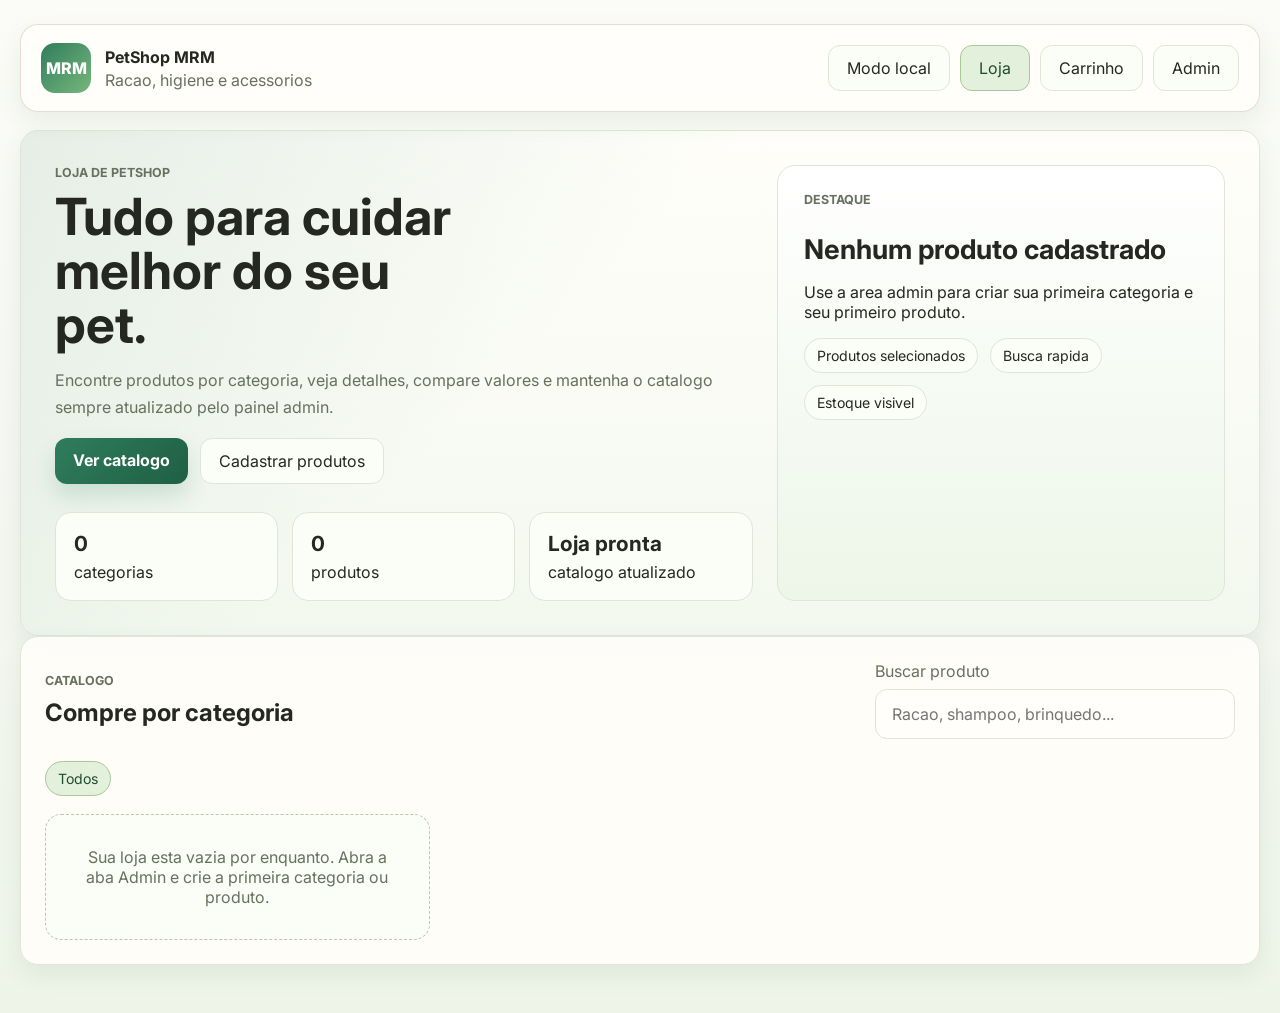
<file: petshopApplication/target/classes/static/index.html>
<!DOCTYPE html>
<html lang="pt-BR">
<head>
  <meta charset="UTF-8">
  <meta name="viewport" content="width=device-width, initial-scale=1.0">
  <title>PetShop MRM</title>
  <link rel="preconnect" href="https://fonts.googleapis.com">
  <link rel="preconnect" href="https://fonts.gstatic.com" crossorigin>
  <link href="https://fonts.googleapis.com/css2?family=Inter:wght@400;500;600;700;800&display=swap" rel="stylesheet">
  <link rel="stylesheet" href="styles.css">
</head>
<body>
  <div class="page-shell">
    <header class="site-header">
      <nav class="topbar">
        <a class="brand" href="#/loja">
          <span class="brand-mark">MRM</span>
          <span class="brand-copy">
            <strong>PetShop MRM</strong>
            <span>Racao, higiene e acessorios</span>
          </span>
        </a>

        <div class="topbar-actions">
          <button class="status-pill" type="button" id="connectionBadge">Conectando...</button>
          <button class="nav-button active" type="button" data-view-target="store">Loja</button>
          <button class="nav-button" type="button" data-view-target="cart">Carrinho</button>
          <button class="nav-button" type="button" data-view-target="admin">Admin</button>
        </div>
      </nav>
    </header>

    <main class="app-main">
      <section class="view store-view" data-view="store">
        <section class="hero">
          <div class="hero-copy">
            <p class="eyebrow">Loja de petshop</p>
            <h1>Tudo para cuidar melhor do seu pet.</h1>
            <p class="hero-text">
              Encontre produtos por categoria, veja detalhes, compare valores e mantenha o catalogo sempre atualizado pelo painel admin.
            </p>

            <div class="hero-actions">
              <a class="primary-button" href="#catalogo">Ver catalogo</a>
              <button class="secondary-button" type="button" data-view-target="admin">Cadastrar produtos</button>
            </div>

            <div class="stats-grid">
              <article>
                <strong id="heroCategoryCount">0</strong>
                <span>categorias</span>
              </article>
              <article>
                <strong id="heroProductCount">0</strong>
                <span>produtos</span>
              </article>
              <article>
                <strong id="heroHighlight">Loja pronta</strong>
                <span>catalogo atualizado</span>
              </article>
            </div>
          </div>

          <aside class="hero-panel">
            <p class="eyebrow">Destaque</p>
            <strong id="heroFeaturedName">Nenhum produto cadastrado</strong>
            <span id="heroFeaturedDescription">Use a area admin para criar sua primeira categoria e seu primeiro produto.</span>
            <div class="hero-feature-tags">
              <span>Produtos selecionados</span>
              <span>Busca rapida</span>
              <span>Estoque visivel</span>
            </div>
          </aside>
        </section>

        <section class="catalog-shell" id="catalogo">
          <div class="catalog-toolbar">
            <div>
              <p class="eyebrow">Catalogo</p>
              <h2>Compre por categoria</h2>
            </div>

            <label class="search-box">
              <span>Buscar produto</span>
              <input type="search" id="searchInput" placeholder="Racao, shampoo, brinquedo...">
            </label>
          </div>

          <div class="category-strip" id="categoryFilters"></div>
          <div class="products-grid" id="productGrid"></div>
        </section>
      </section>

      <section class="view product-view hidden" data-view="product">
        <div class="breadcrumb-row">
          <button class="back-link" type="button" id="backToStore">Voltar para a loja</button>
          <span id="productBreadcrumb">Produto</span>
        </div>

        <div class="product-detail-shell">
          <section class="product-gallery-card">
            <div class="product-image-stage">
              <img id="detailImage" alt="">
            </div>
          </section>

          <section class="product-info-card">
            <p class="detail-category" id="detailCategory">Categoria</p>
            <h2 id="detailName">Produto</h2>
            <p class="detail-description" id="detailDescription"></p>

            <div class="detail-price-block">
              <span id="detailOriginalPrice" class="detail-original-price"></span>
              <strong id="detailCurrentPrice" class="detail-current-price"></strong>
            </div>

            <div class="detail-meta-grid">
              <article>
                <span>Estoque</span>
                <strong id="detailStock"></strong>
              </article>
              <article>
                <span>Status</span>
                <strong id="detailStatus"></strong>
              </article>
            </div>

            <div class="detail-actions">
              <button class="primary-button" type="button" id="detailAddCart">Adicionar ao carrinho</button>
              <button class="primary-button" type="button" id="detailWhatsApp">Chamar no WhatsApp</button>
              <button class="secondary-button" type="button" id="detailAdminShortcut">Editar no admin</button>
            </div>
          </section>
        </div>
      </section>

      <section class="view cart-view hidden" data-view="cart">
        <div class="admin-header">
          <div>
            <p class="eyebrow">Carrinho</p>
            <h2>Itens selecionados</h2>
            <p class="admin-text">Revise os produtos antes de finalizar o pedido.</p>
          </div>
          <button class="secondary-button" type="button" id="cartRefresh">Atualizar carrinho</button>
        </div>

        <div class="cart-shell">
          <section class="panel-card">
            <div class="panel-head">
              <h3>Meu carrinho</h3>
              <span id="cartStatus">Aguardando itens</span>
            </div>
            <div id="cartItems" class="stack-list"></div>
          </section>

          <aside class="panel-card cart-summary">
            <div>
              <p class="eyebrow">Resumo</p>
              <strong id="cartTotal">R$ 0,00</strong>
            </div>

            <label>
              <span>Endereco de entrega</span>
              <textarea id="cartAddress" rows="4" placeholder="Rua, numero, bairro e cidade"></textarea>
            </label>

            <button class="primary-button full-width" type="button" id="cartCheckout">Finalizar pedido</button>
          </aside>
        </div>
      </section>

      <section class="view admin-view hidden" data-view="admin">
        <div class="admin-header">
          <div>
            <p class="eyebrow">Painel admin</p>
            <h2>Gerencie categorias e produtos</h2>
            <p class="admin-text">Crie categorias, cadastre produtos e mantenha o catalogo da loja organizado.</p>
          </div>
        </div>

        <div class="admin-grid">
          <section class="panel-card">
            <div class="panel-head">
              <h3>Nova categoria</h3>
              <span id="categoryTotalAdmin">0 cadastradas</span>
            </div>

            <form id="categoryForm" class="form-grid">
              <label>
                <span>Nome da categoria</span>
                <input type="text" id="categoryName" placeholder="Ex: Racao">
              </label>

              <label>
                <span>Descricao</span>
                <textarea id="categoryDescription" rows="4" placeholder="Para filhotes, higiene, brinquedos..."></textarea>
              </label>

              <button class="primary-button full-width" type="submit">Adicionar categoria</button>
            </form>
          </section>

          <section class="panel-card">
            <div class="panel-head">
              <h3>Novo produto</h3>
              <span id="productTotalAdmin">0 cadastrados</span>
            </div>

            <form id="productForm" class="form-grid">
              <label>
                <span>Nome do produto</span>
                <input type="text" id="productName" placeholder="Ex: Shampoo pele sensivel">
              </label>

              <label>
                <span>Categoria</span>
                <select id="productCategory"></select>
              </label>

              <label>
                <span>Preco</span>
                <input type="number" id="productPrice" min="0" step="0.01" placeholder="0.00">
              </label>

              <label>
                <span>Preco promocional</span>
                <input type="number" id="productSalePrice" min="0" step="0.01" placeholder="0.00">
              </label>

              <label>
                <span>Estoque</span>
                <input type="number" id="productStock" min="0" step="1" placeholder="0">
              </label>

              <label>
                <span>URL da imagem</span>
                <input type="url" id="productImage" placeholder="https://...">
              </label>

              <label class="full-span">
                <span>Descricao</span>
                <textarea id="productDescription" rows="4" placeholder="Detalhes do produto, tamanho, uso, beneficios..."></textarea>
              </label>

              <button class="primary-button full-width" type="submit">Adicionar produto</button>
            </form>
          </section>
        </div>

        <div class="admin-list-grid">
          <section class="panel-card">
            <div class="panel-head">
              <h3>Categorias cadastradas</h3>
            </div>
            <div id="adminCategoryList" class="stack-list"></div>
          </section>

          <section class="panel-card">
            <div class="panel-head">
              <h3>Produtos cadastrados</h3>
            </div>
            <div id="adminProductList" class="stack-list"></div>
          </section>
        </div>
      </section>
    </main>
  </div>

  <template id="productCardTemplate">
    <article class="product-card">
      <button class="product-card-link" type="button">
        <div class="product-image-wrap">
          <img alt="">
        </div>
        <div class="product-card-body">
          <span class="product-category"></span>
          <h3></h3>
          <p class="product-card-description"></p>
          <div class="price-stack">
            <span class="product-original-price"></span>
            <strong class="product-current-price"></strong>
          </div>
        </div>
      </button>
    </article>
  </template>

  <script src="app.js"></script>
</body>
</html>
</file>
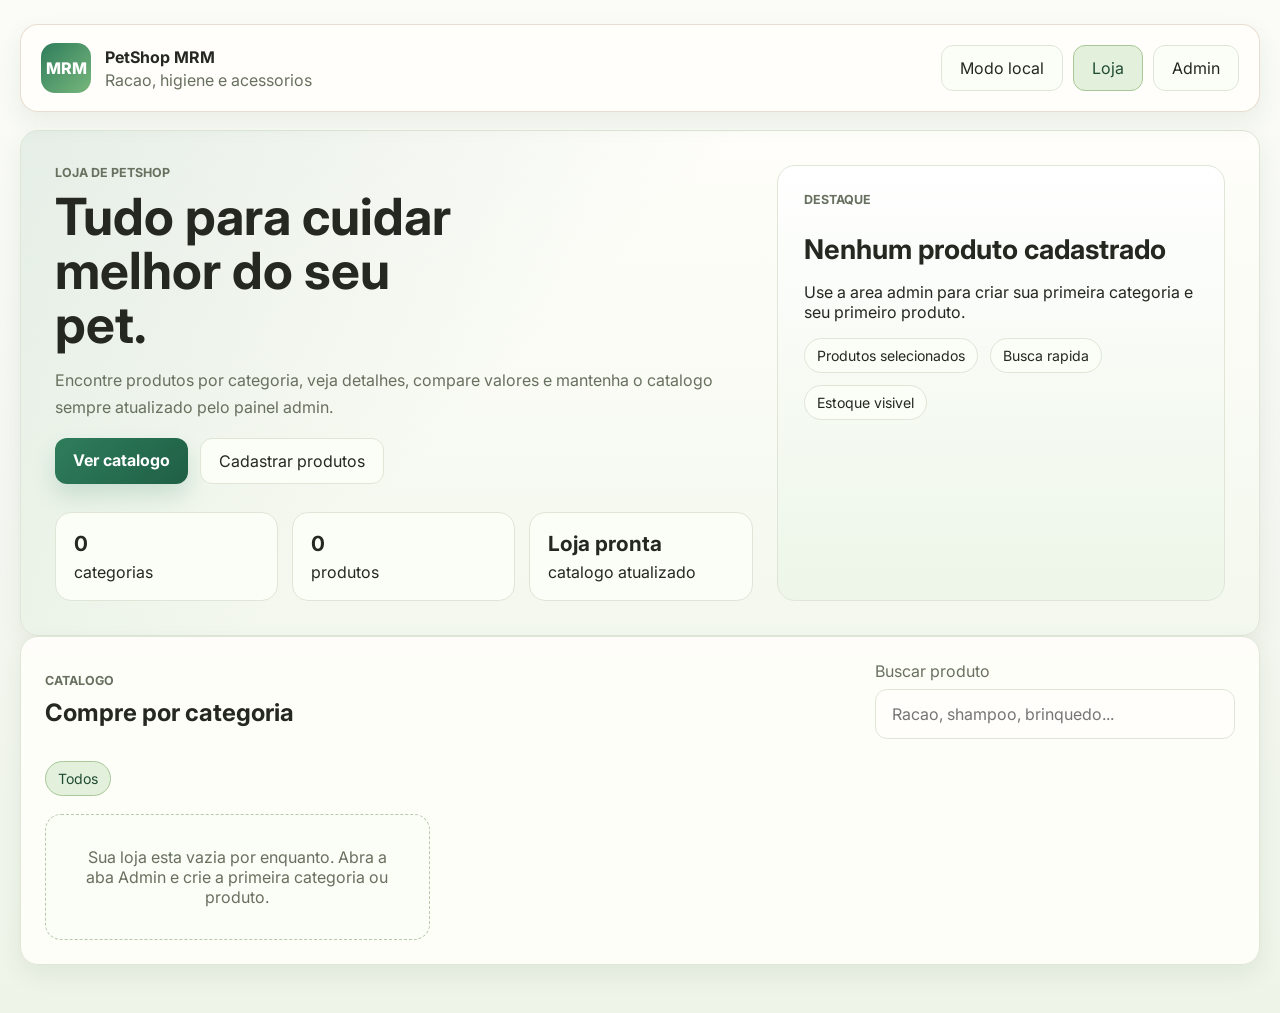
<file: petshopApplication/petshopHtml/main.html>
<!DOCTYPE html>
<html lang="pt-BR">
<head>
  <meta charset="UTF-8">
  <meta name="viewport" content="width=device-width, initial-scale=1.0">
  <title>PetShop MRM</title>
  <link rel="preconnect" href="https://fonts.googleapis.com">
  <link rel="preconnect" href="https://fonts.gstatic.com" crossorigin>
  <link href="https://fonts.googleapis.com/css2?family=Inter:wght@400;500;600;700;800&display=swap" rel="stylesheet">
  <link rel="stylesheet" href="styles.css">
</head>
<body>
  <div class="page-shell">
    <header class="site-header">
      <nav class="topbar">
        <a class="brand" href="#/loja">
          <span class="brand-mark">MRM</span>
          <span class="brand-copy">
            <strong>PetShop MRM</strong>
            <span>Racao, higiene e acessorios</span>
          </span>
        </a>

        <div class="topbar-actions">
          <button class="status-pill" type="button" id="connectionBadge">Conectando...</button>
          <button class="nav-button active" type="button" data-view-target="store">Loja</button>
          <button class="nav-button" type="button" data-view-target="admin">Admin</button>
        </div>
      </nav>
    </header>

    <main class="app-main">
      <section class="view store-view" data-view="store">
        <section class="hero">
          <div class="hero-copy">
            <p class="eyebrow">Loja de petshop</p>
            <h1>Tudo para cuidar melhor do seu pet.</h1>
            <p class="hero-text">
              Encontre produtos por categoria, veja detalhes, compare valores e mantenha o catalogo sempre atualizado pelo painel admin.
            </p>

            <div class="hero-actions">
              <a class="primary-button" href="#catalogo">Ver catalogo</a>
              <button class="secondary-button" type="button" data-view-target="admin">Cadastrar produtos</button>
            </div>

            <div class="stats-grid">
              <article>
                <strong id="heroCategoryCount">0</strong>
                <span>categorias</span>
              </article>
              <article>
                <strong id="heroProductCount">0</strong>
                <span>produtos</span>
              </article>
              <article>
                <strong id="heroHighlight">Loja pronta</strong>
                <span>catalogo atualizado</span>
              </article>
            </div>
          </div>

          <aside class="hero-panel">
            <p class="eyebrow">Destaque</p>
            <strong id="heroFeaturedName">Nenhum produto cadastrado</strong>
            <span id="heroFeaturedDescription">Use a area admin para criar sua primeira categoria e seu primeiro produto.</span>
            <div class="hero-feature-tags">
              <span>Produtos selecionados</span>
              <span>Busca rapida</span>
              <span>Estoque visivel</span>
            </div>
          </aside>
        </section>

        <section class="catalog-shell" id="catalogo">
          <div class="catalog-toolbar">
            <div>
              <p class="eyebrow">Catalogo</p>
              <h2>Compre por categoria</h2>
            </div>

            <label class="search-box">
              <span>Buscar produto</span>
              <input type="search" id="searchInput" placeholder="Racao, shampoo, brinquedo...">
            </label>
          </div>

          <div class="category-strip" id="categoryFilters"></div>
          <div class="products-grid" id="productGrid"></div>
        </section>
      </section>

      <section class="view product-view hidden" data-view="product">
        <div class="breadcrumb-row">
          <button class="back-link" type="button" id="backToStore">Voltar para a loja</button>
          <span id="productBreadcrumb">Produto</span>
        </div>

        <div class="product-detail-shell">
          <section class="product-gallery-card">
            <div class="product-image-stage">
              <img id="detailImage" alt="">
            </div>
          </section>

          <section class="product-info-card">
            <p class="detail-category" id="detailCategory">Categoria</p>
            <h2 id="detailName">Produto</h2>
            <p class="detail-description" id="detailDescription"></p>

            <div class="detail-price-block">
              <span id="detailOriginalPrice" class="detail-original-price"></span>
              <strong id="detailCurrentPrice" class="detail-current-price"></strong>
            </div>

            <div class="detail-meta-grid">
              <article>
                <span>Estoque</span>
                <strong id="detailStock"></strong>
              </article>
              <article>
                <span>Status</span>
                <strong id="detailStatus"></strong>
              </article>
            </div>

            <div class="detail-actions">
              <button class="primary-button" type="button" id="detailWhatsApp">Chamar no WhatsApp</button>
              <button class="secondary-button" type="button" id="detailAdminShortcut">Editar no admin</button>
            </div>
          </section>
        </div>
      </section>

      <section class="view admin-view hidden" data-view="admin">
        <div class="admin-header">
          <div>
            <p class="eyebrow">Painel admin</p>
            <h2>Gerencie categorias e produtos</h2>
            <p class="admin-text">Crie categorias, cadastre produtos e mantenha o catalogo da loja organizado.</p>
          </div>
        </div>

        <div class="admin-grid">
          <section class="panel-card">
            <div class="panel-head">
              <h3>Nova categoria</h3>
              <span id="categoryTotalAdmin">0 cadastradas</span>
            </div>

            <form id="categoryForm" class="form-grid">
              <label>
                <span>Nome da categoria</span>
                <input type="text" id="categoryName" placeholder="Ex: Racao">
              </label>

              <label>
                <span>Descricao</span>
                <textarea id="categoryDescription" rows="4" placeholder="Para filhotes, higiene, brinquedos..."></textarea>
              </label>

              <button class="primary-button full-width" type="submit">Adicionar categoria</button>
            </form>
          </section>

          <section class="panel-card">
            <div class="panel-head">
              <h3>Novo produto</h3>
              <span id="productTotalAdmin">0 cadastrados</span>
            </div>

            <form id="productForm" class="form-grid">
              <label>
                <span>Nome do produto</span>
                <input type="text" id="productName" placeholder="Ex: Shampoo pele sensivel">
              </label>

              <label>
                <span>Categoria</span>
                <select id="productCategory"></select>
              </label>

              <label>
                <span>Preco</span>
                <input type="number" id="productPrice" min="0" step="0.01" placeholder="0.00">
              </label>

              <label>
                <span>Preco promocional</span>
                <input type="number" id="productSalePrice" min="0" step="0.01" placeholder="0.00">
              </label>

              <label>
                <span>Estoque</span>
                <input type="number" id="productStock" min="0" step="1" placeholder="0">
              </label>

              <label>
                <span>URL da imagem</span>
                <input type="url" id="productImage" placeholder="https://...">
              </label>

              <label class="full-span">
                <span>Descricao</span>
                <textarea id="productDescription" rows="4" placeholder="Detalhes do produto, tamanho, uso, beneficios..."></textarea>
              </label>

              <button class="primary-button full-width" type="submit">Adicionar produto</button>
            </form>
          </section>
        </div>

        <div class="admin-list-grid">
          <section class="panel-card">
            <div class="panel-head">
              <h3>Categorias cadastradas</h3>
            </div>
            <div id="adminCategoryList" class="stack-list"></div>
          </section>

          <section class="panel-card">
            <div class="panel-head">
              <h3>Produtos cadastrados</h3>
            </div>
            <div id="adminProductList" class="stack-list"></div>
          </section>
        </div>
      </section>
    </main>
  </div>

  <template id="productCardTemplate">
    <article class="product-card">
      <button class="product-card-link" type="button">
        <div class="product-image-wrap">
          <img alt="">
        </div>
        <div class="product-card-body">
          <span class="product-category"></span>
          <h3></h3>
          <p class="product-card-description"></p>
          <div class="price-stack">
            <span class="product-original-price"></span>
            <strong class="product-current-price"></strong>
          </div>
        </div>
      </button>
    </article>
  </template>

  <script src="app.js"></script>
</body>
</html>
</file>
<file: petshopApplication/target/classes/static/styles.css>
:root {
  --bg: #f5f7f2;
  --panel: #fffefa;
  --panel-soft: #edf4e8;
  --line: #dfe6d7;
  --text: #252820;
  --muted: #68705f;
  --brand: #2f7d5c;
  --brand-strong: #1f5f45;
  --accent: #e7a957;
  --danger: #bd564d;
  --shadow: 0 18px 42px rgba(56, 72, 47, 0.12);
  --shadow-soft: 0 10px 24px rgba(56, 72, 47, 0.08);
}

* {
  box-sizing: border-box;
}

html {
  scroll-behavior: smooth;
}

body {
  margin: 0;
  font-family: "Inter", sans-serif;
  color: var(--text);
  background: linear-gradient(180deg, #fbfcf7 0%, var(--bg) 46%, #eef5e8 100%);
}

button,
input,
select,
textarea {
  font: inherit;
}

button,
a {
  transition: 180ms ease;
}

img {
  display: block;
  max-width: 100%;
}

.hidden {
  display: none !important;
}

.page-shell {
  width: min(1240px, calc(100% - 32px));
  margin: 0 auto;
  padding: 24px 0 48px;
}

.site-header {
  position: sticky;
  top: 0;
  z-index: 10;
  padding-bottom: 18px;
  backdrop-filter: blur(14px);
}

.topbar {
  display: flex;
  align-items: center;
  justify-content: space-between;
  gap: 16px;
  padding: 18px 20px;
  border: 1px solid rgba(230, 218, 203, 0.9);
  border-radius: 18px;
  background: rgba(255, 254, 250, 0.94);
  box-shadow: var(--shadow-soft);
}

.brand {
  display: flex;
  align-items: center;
  gap: 14px;
  color: inherit;
  text-decoration: none;
}

.brand-mark {
  display: grid;
  place-items: center;
  width: 50px;
  aspect-ratio: 1;
  border-radius: 14px;
  background: linear-gradient(135deg, var(--brand), #78b77c);
  color: #fff;
  font-weight: 800;
}

.brand-copy {
  display: grid;
  gap: 3px;
}

.brand-copy strong {
  font-size: 1rem;
}

.brand-copy span:last-child,
.status-pill,
.eyebrow,
.hero-text,
.admin-text,
.product-card-description,
.detail-description,
.stack-item p,
.search-box span,
.form-grid label span {
  color: var(--muted);
}

.topbar-actions {
  display: flex;
  align-items: center;
  flex-wrap: wrap;
  gap: 10px;
}

.status-pill,
.nav-button,
.primary-button,
.secondary-button,
.back-link,
.delete-button {
  border-radius: 12px;
  border: 1px solid var(--line);
  cursor: pointer;
}

.status-pill,
.nav-button,
.secondary-button,
.back-link {
  background: #fbfdf7;
  color: var(--text);
}

.status-pill,
.nav-button,
.primary-button,
.secondary-button,
.back-link {
  padding: 12px 18px;
}

.nav-button.active,
.category-chip.active {
  background: #e3f0db;
  border-color: #a8c89a;
  color: #204d32;
}

.primary-button {
  background: linear-gradient(135deg, var(--brand), var(--brand-strong));
  color: #fff;
  border: none;
  text-decoration: none;
  font-weight: 700;
  box-shadow: 0 12px 22px rgba(47, 125, 92, 0.18);
}

.secondary-button:hover,
.primary-button:hover,
.nav-button:hover,
.back-link:hover,
.product-card-link:hover,
.delete-button:hover {
  transform: translateY(-1px);
}

.app-main {
  display: grid;
  gap: 24px;
}

.hero,
.catalog-shell,
.panel-card,
.product-detail-shell,
.product-gallery-card,
.product-info-card {
  border: 1px solid var(--line);
  border-radius: 18px;
  background: rgba(255, 253, 249, 0.96);
  box-shadow: var(--shadow-soft);
}

.hero {
  display: grid;
  grid-template-columns: minmax(0, 1.4fr) minmax(320px, 0.9fr);
  gap: 24px;
  padding: 34px;
  background:
    linear-gradient(135deg, rgba(47, 125, 92, 0.12), transparent 42%),
    linear-gradient(180deg, #fffefa 0%, #f3f8ee 100%);
}

.hero-copy h1,
.catalog-toolbar h2,
.admin-header h2,
.panel-head h3,
.product-info-card h2 {
  margin: 0;
}

.eyebrow {
  margin: 0 0 10px;
  text-transform: uppercase;
  font-size: 0.78rem;
  font-weight: 700;
  letter-spacing: 0;
}

.hero-copy h1 {
  font-size: clamp(2.35rem, 4vw, 4rem);
  line-height: 1.05;
  max-width: 13ch;
}

.hero-text,
.admin-text,
.detail-description,
.stack-item p {
  line-height: 1.7;
}

.hero-actions,
.hero-feature-tags,
.category-strip,
.detail-actions {
  display: flex;
  flex-wrap: wrap;
  gap: 12px;
}

.stats-grid {
  display: grid;
  grid-template-columns: repeat(3, minmax(0, 1fr));
  gap: 14px;
  margin-top: 28px;
}

.stats-grid article,
.detail-meta-grid article {
  padding: 18px;
  border-radius: 16px;
  background: #fbfdf7;
  border: 1px solid var(--line);
}

.stats-grid strong,
.detail-meta-grid strong {
  display: block;
  font-size: 1.3rem;
  margin-bottom: 6px;
}

.hero-panel {
  display: grid;
  align-content: start;
  gap: 16px;
  padding: 26px;
  border-radius: 18px;
  background: linear-gradient(180deg, #ffffff 0%, #edf6e8 100%);
  border: 1px solid var(--line);
  box-shadow: inset 0 1px 0 rgba(255, 255, 255, 0.8);
}

.hero-panel strong {
  font-size: 1.7rem;
}

.hero-feature-tags span,
.category-chip,
.product-category,
.detail-category {
  display: inline-flex;
  align-items: center;
  padding: 8px 12px;
  border-radius: 999px;
  border: 1px solid var(--line);
  background: #fbfdf7;
  font-size: 0.88rem;
}

.catalog-shell,
.panel-card,
.product-gallery-card,
.product-info-card {
  padding: 24px;
}

.catalog-toolbar,
.admin-header,
.panel-head,
.breadcrumb-row {
  display: flex;
  align-items: center;
  justify-content: space-between;
  gap: 16px;
}

.search-box {
  display: grid;
  gap: 8px;
  min-width: min(360px, 100%);
}

.search-box input,
.form-grid input,
.form-grid select,
.form-grid textarea {
  width: 100%;
  padding: 14px 16px;
  border-radius: 12px;
  border: 1px solid var(--line);
  background: #fffefa;
  color: var(--text);
  outline: none;
}

.search-box input:focus,
.form-grid input:focus,
.form-grid select:focus,
.form-grid textarea:focus {
  border-color: #88b97c;
  box-shadow: 0 0 0 4px rgba(47, 125, 92, 0.12);
}

.category-strip {
  margin: 22px 0 18px;
}

.category-chip {
  cursor: pointer;
}

.products-grid {
  display: grid;
  grid-template-columns: repeat(3, minmax(0, 1fr));
  gap: 18px;
}

.empty-state {
  padding: 32px;
  text-align: center;
  border-radius: 16px;
  border: 1px dashed #b8c9ad;
  background: #fbfdf7;
  color: var(--muted);
}

.product-card {
  min-width: 0;
}

.product-card-link {
  width: 100%;
  padding: 0;
  border: 1px solid var(--line);
  border-radius: 16px;
  overflow: hidden;
  background: #fffefa;
  text-align: left;
  box-shadow: 0 10px 22px rgba(56, 72, 47, 0.07);
}

.product-image-wrap,
.product-image-stage {
  aspect-ratio: 1.12;
  overflow: hidden;
  background: linear-gradient(180deg, #f5faef 0%, #e4efdb 100%);
  border-bottom: 1px solid var(--line);
}

.product-image-wrap img,
.product-image-stage img {
  width: 100%;
  height: 100%;
  object-fit: cover;
}

.product-card-body {
  display: grid;
  gap: 12px;
  padding: 18px;
}

.product-card-body h3 {
  margin: 0;
  font-size: 1.08rem;
}

.product-card-description {
  margin: 0;
  min-height: 3.2em;
}

.price-stack {
  display: grid;
  gap: 4px;
}

.product-original-price,
.detail-original-price {
  min-height: 1.2em;
  text-decoration: line-through;
  color: #9b8b7d;
}

.product-current-price,
.detail-current-price {
  font-size: 1.45rem;
  font-weight: 800;
  color: var(--brand-strong);
}

.product-view {
  display: grid;
  gap: 18px;
}

.cart-view {
  display: grid;
  gap: 20px;
}

.product-detail-shell {
  display: grid;
  grid-template-columns: minmax(0, 1.15fr) minmax(320px, 0.85fr);
  gap: 20px;
  padding: 0;
  border: none;
  box-shadow: none;
  background: transparent;
}

.product-info-card {
  display: grid;
  align-content: start;
  gap: 18px;
}

.detail-category {
  width: fit-content;
}

.detail-meta-grid {
  display: grid;
  grid-template-columns: repeat(2, minmax(0, 1fr));
  gap: 14px;
}

.admin-grid,
.admin-list-grid,
.cart-shell {
  display: grid;
  grid-template-columns: repeat(2, minmax(0, 1fr));
  gap: 20px;
}

.cart-shell {
  grid-template-columns: minmax(0, 1fr) minmax(280px, 0.42fr);
}

.cart-summary {
  display: grid;
  align-content: start;
  gap: 18px;
}

.cart-summary strong {
  display: block;
  font-size: 2rem;
  color: var(--brand-strong);
}

.cart-summary label {
  display: grid;
  gap: 8px;
}

.cart-summary textarea {
  width: 100%;
  padding: 14px 16px;
  border-radius: 12px;
  border: 1px solid var(--line);
  background: #fffefa;
  color: var(--text);
  outline: none;
  resize: vertical;
}

.cart-item strong {
  word-break: break-word;
}

.form-grid {
  display: grid;
  gap: 14px;
}

.form-grid label {
  display: grid;
  gap: 8px;
}

.full-span {
  grid-column: 1 / -1;
}

.full-width {
  width: 100%;
  justify-content: center;
}

.stack-list {
  display: grid;
  gap: 12px;
}

.stack-item {
  display: flex;
  align-items: flex-start;
  justify-content: space-between;
  gap: 16px;
  padding: 16px;
  border: 1px solid var(--line);
  border-radius: 14px;
  background: #fbfdf7;
}

.stack-item strong,
.stack-item h4 {
  margin: 0 0 6px;
}

.stack-item p {
  margin: 0;
}

.delete-button {
  padding: 10px 14px;
  background: #fff1ee;
  border-color: #efcdc6;
  color: var(--danger);
}

@media (max-width: 1040px) {
  .hero,
  .product-detail-shell,
  .admin-grid,
  .admin-list-grid,
  .cart-shell {
    grid-template-columns: 1fr;
  }

  .products-grid {
    grid-template-columns: repeat(2, minmax(0, 1fr));
  }

  .stats-grid {
    grid-template-columns: 1fr;
  }
}

@media (max-width: 720px) {
  .page-shell {
    width: min(100% - 20px, 1240px);
  }

  .topbar,
  .catalog-toolbar,
  .admin-header,
  .panel-head,
  .breadcrumb-row,
  .topbar-actions {
    flex-direction: column;
    align-items: stretch;
  }

  .hero {
    padding: 24px;
  }

  .hero-copy h1 {
    max-width: 100%;
    font-size: 2.45rem;
  }

  .products-grid {
    grid-template-columns: 1fr;
  }

  .detail-meta-grid {
    grid-template-columns: 1fr;
  }
}
</file>
<file: petshopApplication/petshopHtml/styles.css>
:root {
  --bg: #f5f7f2;
  --panel: #fffefa;
  --panel-soft: #edf4e8;
  --line: #dfe6d7;
  --text: #252820;
  --muted: #68705f;
  --brand: #2f7d5c;
  --brand-strong: #1f5f45;
  --accent: #e7a957;
  --danger: #bd564d;
  --shadow: 0 18px 42px rgba(56, 72, 47, 0.12);
  --shadow-soft: 0 10px 24px rgba(56, 72, 47, 0.08);
}

* {
  box-sizing: border-box;
}

html {
  scroll-behavior: smooth;
}

body {
  margin: 0;
  font-family: "Inter", sans-serif;
  color: var(--text);
  background: linear-gradient(180deg, #fbfcf7 0%, var(--bg) 46%, #eef5e8 100%);
}

button,
input,
select,
textarea {
  font: inherit;
}

button,
a {
  transition: 180ms ease;
}

img {
  display: block;
  max-width: 100%;
}

.hidden {
  display: none !important;
}

.page-shell {
  width: min(1240px, calc(100% - 32px));
  margin: 0 auto;
  padding: 24px 0 48px;
}

.site-header {
  position: sticky;
  top: 0;
  z-index: 10;
  padding-bottom: 18px;
  backdrop-filter: blur(14px);
}

.topbar {
  display: flex;
  align-items: center;
  justify-content: space-between;
  gap: 16px;
  padding: 18px 20px;
  border: 1px solid rgba(230, 218, 203, 0.9);
  border-radius: 18px;
  background: rgba(255, 254, 250, 0.94);
  box-shadow: var(--shadow-soft);
}

.brand {
  display: flex;
  align-items: center;
  gap: 14px;
  color: inherit;
  text-decoration: none;
}

.brand-mark {
  display: grid;
  place-items: center;
  width: 50px;
  aspect-ratio: 1;
  border-radius: 14px;
  background: linear-gradient(135deg, var(--brand), #78b77c);
  color: #fff;
  font-weight: 800;
}

.brand-copy {
  display: grid;
  gap: 3px;
}

.brand-copy strong {
  font-size: 1rem;
}

.brand-copy span:last-child,
.status-pill,
.eyebrow,
.hero-text,
.admin-text,
.product-card-description,
.detail-description,
.stack-item p,
.search-box span,
.form-grid label span {
  color: var(--muted);
}

.topbar-actions {
  display: flex;
  align-items: center;
  flex-wrap: wrap;
  gap: 10px;
}

.status-pill,
.nav-button,
.primary-button,
.secondary-button,
.back-link,
.delete-button {
  border-radius: 12px;
  border: 1px solid var(--line);
  cursor: pointer;
}

.status-pill,
.nav-button,
.secondary-button,
.back-link {
  background: #fbfdf7;
  color: var(--text);
}

.status-pill,
.nav-button,
.primary-button,
.secondary-button,
.back-link {
  padding: 12px 18px;
}

.nav-button.active,
.category-chip.active {
  background: #e3f0db;
  border-color: #a8c89a;
  color: #204d32;
}

.primary-button {
  background: linear-gradient(135deg, var(--brand), var(--brand-strong));
  color: #fff;
  border: none;
  text-decoration: none;
  font-weight: 700;
  box-shadow: 0 12px 22px rgba(47, 125, 92, 0.18);
}

.secondary-button:hover,
.primary-button:hover,
.nav-button:hover,
.back-link:hover,
.product-card-link:hover,
.delete-button:hover {
  transform: translateY(-1px);
}

.app-main {
  display: grid;
  gap: 24px;
}

.hero,
.catalog-shell,
.panel-card,
.product-detail-shell,
.product-gallery-card,
.product-info-card {
  border: 1px solid var(--line);
  border-radius: 18px;
  background: rgba(255, 254, 250, 0.96);
  box-shadow: var(--shadow-soft);
}

.hero {
  display: grid;
  grid-template-columns: minmax(0, 1.4fr) minmax(320px, 0.9fr);
  gap: 24px;
  padding: 34px;
  background:
    linear-gradient(135deg, rgba(47, 125, 92, 0.12), transparent 42%),
    linear-gradient(180deg, #fffefa 0%, #f3f8ee 100%);
}

.hero-copy h1,
.catalog-toolbar h2,
.admin-header h2,
.panel-head h3,
.product-info-card h2 {
  margin: 0;
}

.eyebrow {
  margin: 0 0 10px;
  text-transform: uppercase;
  font-size: 0.78rem;
  font-weight: 700;
  letter-spacing: 0;
}

.hero-copy h1 {
  font-size: clamp(2.35rem, 4vw, 4rem);
  line-height: 1.05;
  max-width: 13ch;
}

.hero-text,
.admin-text,
.detail-description,
.stack-item p {
  line-height: 1.7;
}

.hero-actions,
.hero-feature-tags,
.category-strip,
.detail-actions {
  display: flex;
  flex-wrap: wrap;
  gap: 12px;
}

.stats-grid {
  display: grid;
  grid-template-columns: repeat(3, minmax(0, 1fr));
  gap: 14px;
  margin-top: 28px;
}

.stats-grid article,
.detail-meta-grid article {
  padding: 18px;
  border-radius: 16px;
  background: #fbfdf7;
  border: 1px solid var(--line);
}

.stats-grid strong,
.detail-meta-grid strong {
  display: block;
  font-size: 1.3rem;
  margin-bottom: 6px;
}

.hero-panel {
  display: grid;
  align-content: start;
  gap: 16px;
  padding: 26px;
  border-radius: 18px;
  background: linear-gradient(180deg, #ffffff 0%, #edf6e8 100%);
  border: 1px solid var(--line);
  box-shadow: inset 0 1px 0 rgba(255, 255, 255, 0.8);
}

.hero-panel strong {
  font-size: 1.7rem;
}

.hero-feature-tags span,
.category-chip,
.product-category,
.detail-category {
  display: inline-flex;
  align-items: center;
  padding: 8px 12px;
  border-radius: 999px;
  border: 1px solid var(--line);
  background: #fbfdf7;
  font-size: 0.88rem;
}

.catalog-shell,
.panel-card,
.product-gallery-card,
.product-info-card {
  padding: 24px;
}

.catalog-toolbar,
.admin-header,
.panel-head,
.breadcrumb-row {
  display: flex;
  align-items: center;
  justify-content: space-between;
  gap: 16px;
}

.search-box {
  display: grid;
  gap: 8px;
  min-width: min(360px, 100%);
}

.search-box input,
.form-grid input,
.form-grid select,
.form-grid textarea {
  width: 100%;
  padding: 14px 16px;
  border-radius: 12px;
  border: 1px solid var(--line);
  background: #fffefa;
  color: var(--text);
  outline: none;
}

.search-box input:focus,
.form-grid input:focus,
.form-grid select:focus,
.form-grid textarea:focus {
  border-color: #88b97c;
  box-shadow: 0 0 0 4px rgba(47, 125, 92, 0.12);
}

.category-strip {
  margin: 22px 0 18px;
}

.category-chip {
  cursor: pointer;
}

.products-grid {
  display: grid;
  grid-template-columns: repeat(3, minmax(0, 1fr));
  gap: 18px;
}

.empty-state {
  padding: 32px;
  text-align: center;
  border-radius: 16px;
  border: 1px dashed #b8c9ad;
  background: #fbfdf7;
  color: var(--muted);
}

.product-card {
  min-width: 0;
}

.product-card-link {
  width: 100%;
  padding: 0;
  border: 1px solid var(--line);
  border-radius: 16px;
  overflow: hidden;
  background: #fffefa;
  text-align: left;
  box-shadow: 0 10px 22px rgba(56, 72, 47, 0.07);
}

.product-image-wrap,
.product-image-stage {
  aspect-ratio: 1.12;
  overflow: hidden;
  background: linear-gradient(180deg, #f5faef 0%, #e4efdb 100%);
  border-bottom: 1px solid var(--line);
}

.product-image-wrap img,
.product-image-stage img {
  width: 100%;
  height: 100%;
  object-fit: cover;
}

.product-card-body {
  display: grid;
  gap: 12px;
  padding: 18px;
}

.product-card-body h3 {
  margin: 0;
  font-size: 1.08rem;
}

.product-card-description {
  margin: 0;
  min-height: 3.2em;
}

.price-stack {
  display: grid;
  gap: 4px;
}

.product-original-price,
.detail-original-price {
  min-height: 1.2em;
  text-decoration: line-through;
  color: #9b8b7d;
}

.product-current-price,
.detail-current-price {
  font-size: 1.45rem;
  font-weight: 800;
  color: var(--brand-strong);
}

.product-view {
  display: grid;
  gap: 18px;
}

.product-detail-shell {
  display: grid;
  grid-template-columns: minmax(0, 1.15fr) minmax(320px, 0.85fr);
  gap: 20px;
  padding: 0;
  border: none;
  box-shadow: none;
  background: transparent;
}

.product-info-card {
  display: grid;
  align-content: start;
  gap: 18px;
}

.detail-category {
  width: fit-content;
}

.detail-meta-grid {
  display: grid;
  grid-template-columns: repeat(2, minmax(0, 1fr));
  gap: 14px;
}

.admin-grid,
.admin-list-grid {
  display: grid;
  grid-template-columns: repeat(2, minmax(0, 1fr));
  gap: 20px;
}

.form-grid {
  display: grid;
  gap: 14px;
}

.form-grid label {
  display: grid;
  gap: 8px;
}

.full-span {
  grid-column: 1 / -1;
}

.full-width {
  width: 100%;
  justify-content: center;
}

.stack-list {
  display: grid;
  gap: 12px;
}

.stack-item {
  display: flex;
  align-items: flex-start;
  justify-content: space-between;
  gap: 16px;
  padding: 16px;
  border: 1px solid var(--line);
  border-radius: 14px;
  background: #fbfdf7;
}

.stack-item strong,
.stack-item h4 {
  margin: 0 0 6px;
}

.stack-item p {
  margin: 0;
}

.delete-button {
  padding: 10px 14px;
  background: #fff1ee;
  border-color: #efcdc6;
  color: var(--danger);
}

@media (max-width: 1040px) {
  .hero,
  .product-detail-shell,
  .admin-grid,
  .admin-list-grid {
    grid-template-columns: 1fr;
  }

  .products-grid {
    grid-template-columns: repeat(2, minmax(0, 1fr));
  }

  .stats-grid {
    grid-template-columns: 1fr;
  }
}

@media (max-width: 720px) {
  .page-shell {
    width: min(100% - 20px, 1240px);
  }

  .topbar,
  .catalog-toolbar,
  .admin-header,
  .panel-head,
  .breadcrumb-row,
  .topbar-actions {
    flex-direction: column;
    align-items: stretch;
  }

  .hero {
    padding: 24px;
  }

  .hero-copy h1 {
    max-width: 100%;
    font-size: 2.45rem;
  }

  .products-grid {
    grid-template-columns: 1fr;
  }

  .detail-meta-grid {
    grid-template-columns: 1fr;
  }
}
</file>
